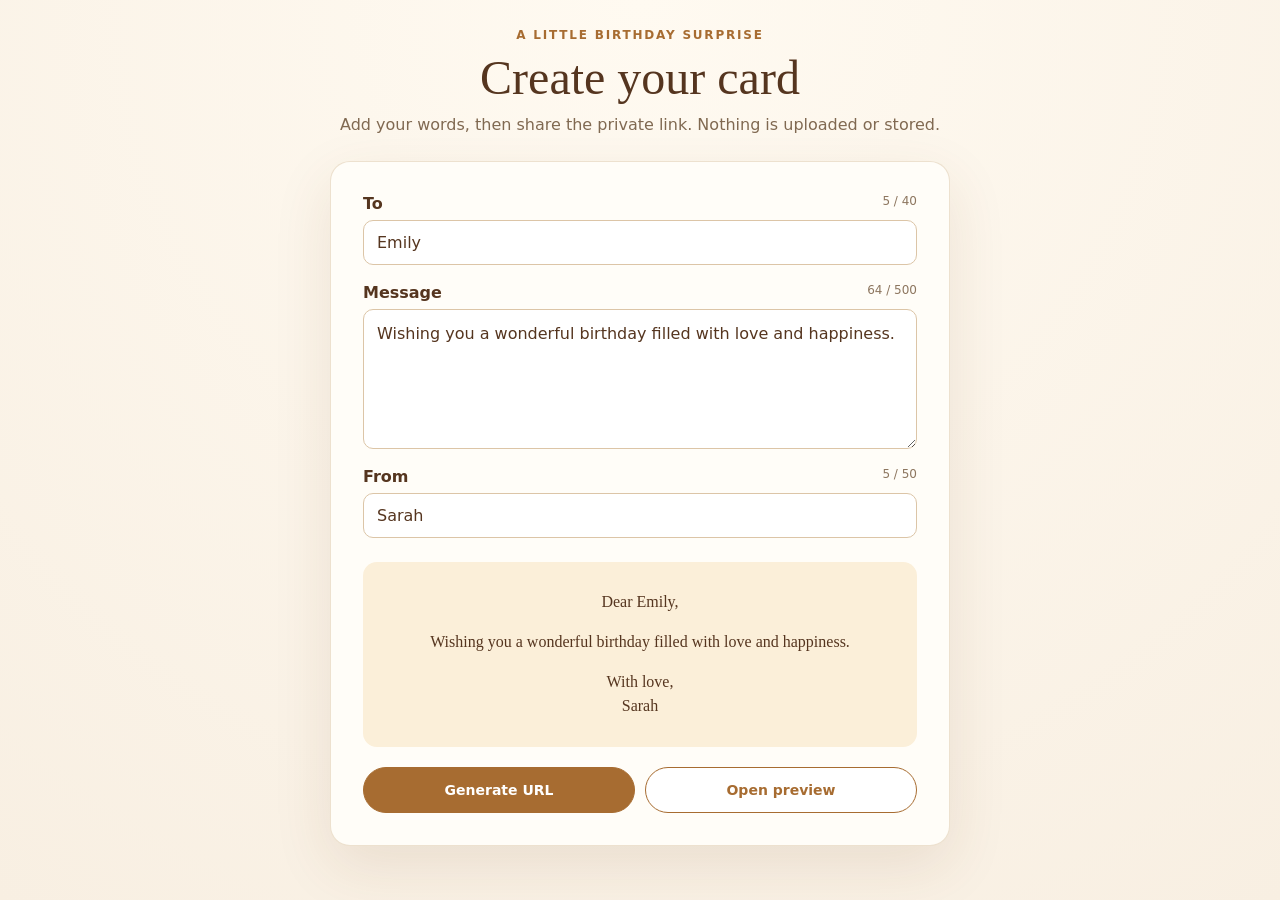
<file: customize/index.html>
<!doctype html><html lang="en"><head><meta charset="utf-8"><meta name="viewport" content="width=device-width,initial-scale=1,viewport-fit=cover"><meta name="theme-color" content="#f6ead6"><title>Customize Your Birthday Card</title><style>
:root{--paper:#f8efe2;--ink:#55351f;--gold:#a76c31;--line:#dcc5a7}*{box-sizing:border-box}body{margin:0;min-height:100svh;padding:max(28px,env(safe-area-inset-top)) 16px max(40px,env(safe-area-inset-bottom));background:radial-gradient(circle at top,#fffaf1,var(--paper));color:var(--ink);font-family:system-ui,-apple-system,"Segoe UI",sans-serif}.wrap{width:min(100%,620px);margin:auto}header{text-align:center;margin-bottom:24px}.eyebrow{color:var(--gold);font-size:12px;font-weight:700;letter-spacing:.15em;text-transform:uppercase}h1{margin:8px 0;font-family:Georgia,serif;font-size:clamp(32px,8vw,48px);font-weight:500}header p{margin:0;color:#806951;line-height:1.5}.panel{padding:clamp(20px,5vw,32px);border:1px solid #b98a5540;border-radius:20px;background:#fffdf8;box-shadow:0 20px 60px #6944191c}.field+.field{margin-top:18px}.label-row{display:flex;justify-content:space-between;margin-bottom:7px;font-weight:700}.count{color:#8d765f;font-size:12px;font-weight:400}input,textarea{display:block;width:100%;padding:12px 13px;border:1px solid var(--line);border-radius:10px;background:white;color:var(--ink);font:inherit;outline:none}textarea{min-height:140px;line-height:1.5;resize:vertical}input:focus,textarea:focus{border-color:var(--gold);box-shadow:0 0 0 3px #b9793330}.preview{margin:24px 0 0;padding:22px;border-radius:14px;background:#fbefd9;text-align:center;font-family:Georgia,serif;line-height:1.5;overflow-wrap:anywhere}.preview p{margin:.4em 0;white-space:pre-wrap}.preview .msg{margin:1em 0}.actions{display:grid;grid-template-columns:1fr 1fr;gap:10px;margin-top:20px}button,a.button{display:grid;place-items:center;min-height:46px;padding:10px 16px;border:1px solid var(--gold);border-radius:999px;background:white;color:var(--gold);font:700 14px system-ui;text-decoration:none;cursor:pointer}.primary{background:var(--gold)!important;color:white!important}.result{margin-top:22px;padding-top:22px;border-top:1px solid var(--line)}.result[hidden]{display:none}.url{width:100%;min-height:74px;padding:10px;border:1px solid var(--line);border-radius:10px;background:#fff;word-break:break-all;font-size:12px;line-height:1.4}.status{min-height:1.4em;margin:8px 0 0;color:#52734d;font-size:13px}@media(max-width:430px){.actions{grid-template-columns:1fr}}
</style></head><body><main class="wrap"><header><div class="eyebrow">A little birthday surprise</div><h1>Create your card</h1><p>Add your words, then share the private link. Nothing is uploaded or stored.</p></header><section class="panel"><form id="form"><div class="field"><div class="label-row"><label for="to">To</label><span class="count" id="toCount"></span></div><input id="to" maxlength="40" required value="Emily"></div><div class="field"><div class="label-row"><label for="message">Message</label><span class="count" id="messageCount"></span></div><textarea id="message" maxlength="500" required>Wishing you a wonderful birthday filled with love and happiness.</textarea></div><div class="field"><div class="label-row"><label for="from">From</label><span class="count" id="fromCount"></span></div><input id="from" maxlength="50" required value="Sarah"></div><div class="preview"><p>Dear <span id="pTo"></span>,</p><p class="msg" id="pMessage"></p><p>With love,<br><span id="pFrom"></span></p></div><div class="actions"><button class="primary" type="submit">Generate URL</button><button type="button" id="preview">Open preview</button></div></form><div class="result" id="result" hidden><strong>Your share link</strong><div class="url" id="url" tabindex="0"></div><div class="actions"><button class="primary" id="copy" type="button">Copy URL</button><a class="button" id="open" target="_blank" rel="noopener">Open card</a></div><p class="status" id="status" role="status"></p></div></section></main><script>
const limits={to:40,message:500,from:50},$=id=>document.getElementById(id),fields={to:$("to"),message:$("message"),from:$("from")};
function chars(s){return Array.from(s).length}
function data(){return Object.fromEntries(Object.entries(fields).map(([k,v])=>[k,v.value.trim()]))}
function encoded(){const bytes=new TextEncoder().encode(JSON.stringify(data()));let bin="";bytes.forEach(b=>bin+=String.fromCharCode(b));return btoa(bin).replace(/\+/g,"-").replace(/\//g,"_").replace(/=+$/g,"")}
function cardUrl(){const previewUrl=new URL("../index.html",window.location.href);previewUrl.hash="d="+encoded();return previewUrl}
function update(){const d=data();$("pTo").textContent=d.to||"…";$("pMessage").textContent=d.message||"…";$("pFrom").textContent=d.from||"…";Object.entries(fields).forEach(([k,v])=>$(k+"Count").textContent=`${chars(v.value)} / ${limits[k]}`)}
Object.values(fields).forEach(v=>v.addEventListener("input",update));update();
$("form").addEventListener("submit",e=>{e.preventDefault();if(!e.currentTarget.reportValidity())return;const link=cardUrl().href;$("url").textContent=link;$("open").href=link;$("result").hidden=false;$("status").textContent=""});
$("preview").addEventListener("click",()=>{if(!$("form").reportValidity())return;window.open(cardUrl().href,"_blank")});
$("copy").addEventListener("click",async()=>{try{await navigator.clipboard.writeText($("url").textContent);$("status").textContent="URL copied."}catch{$("status").textContent="Select the URL above and copy it manually."}});
</script></body></html>
</file>
